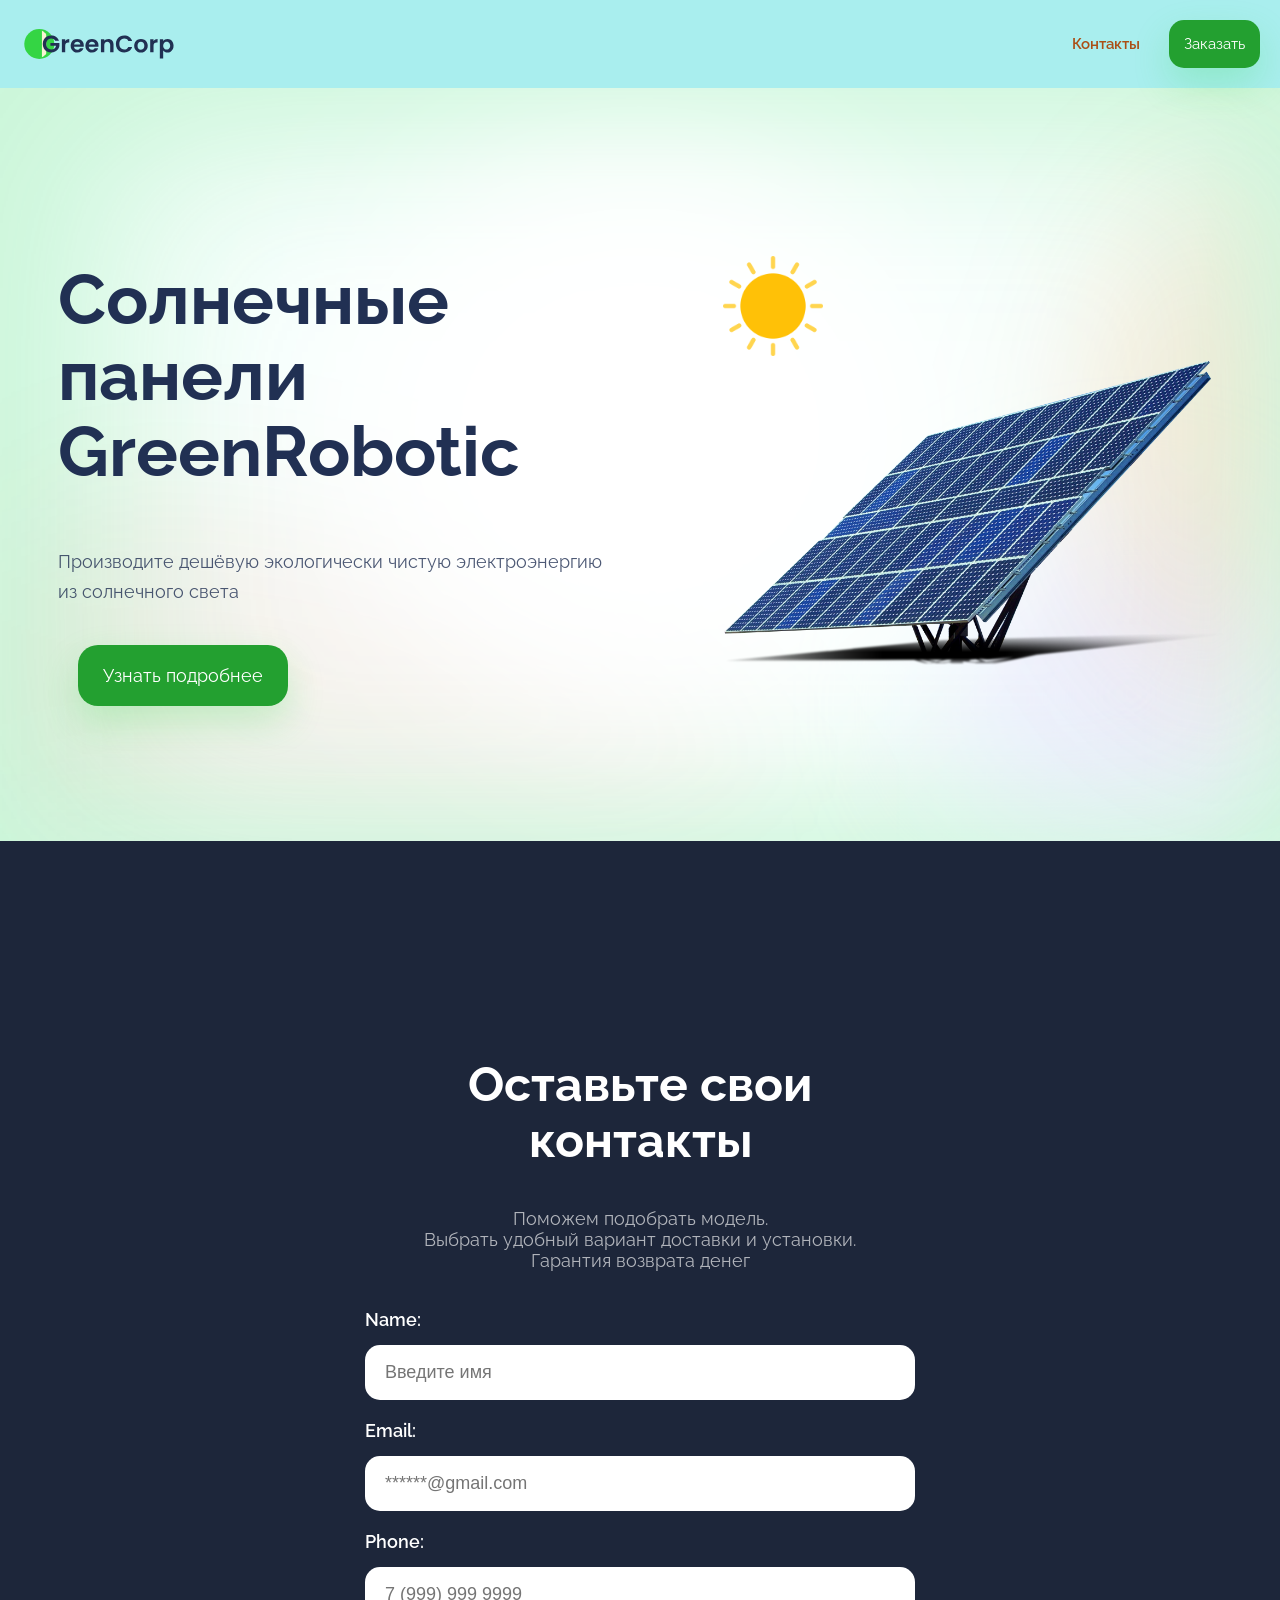
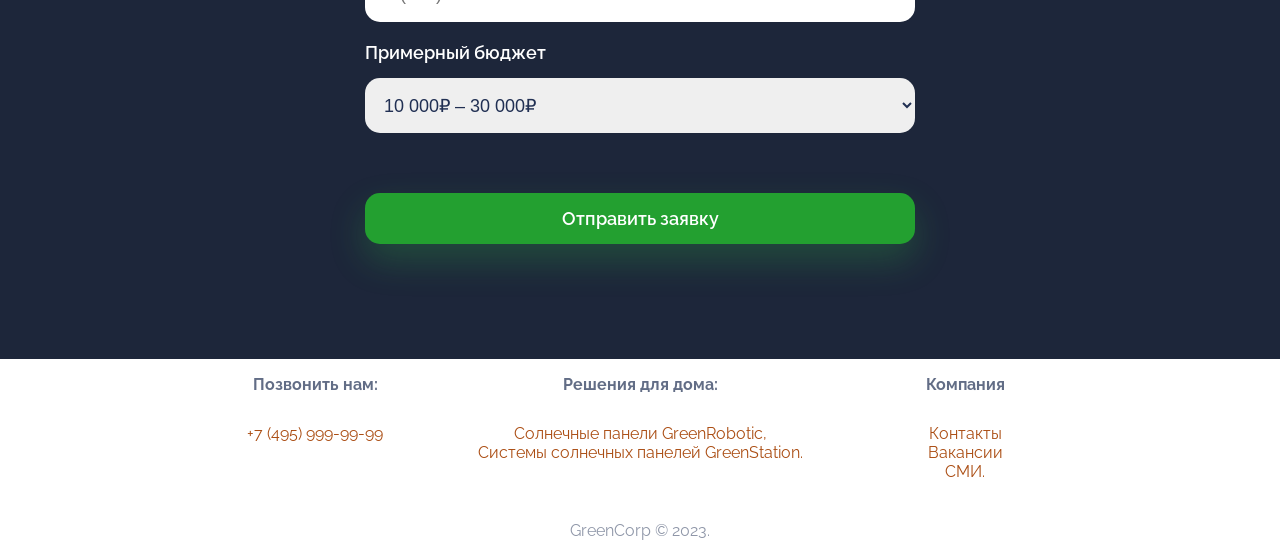
<file: index.html>
<!DOCTYPE html>
<html lang="eng">
<head>
  <title>Солнечные батареи GreenCorp</title>
  <link rel="stylesheet" href="main.css">
  <link href="https://fonts.googleapis.com/css2?family=Raleway:wght@100;300;400;500;600;700;800&display=swap" rel="stylesheet">
</head>

<body>
  <header>
    <img class="header__logo" src='img/logo.svg'>
    <div class="header__controls">
      <a href="#contacts">Контакты</a>
      <button>Заказать</button>
    </div>
  </header>
  <section class="about">
    <div class="about__info">
      <h1>Солнечные панели GreenRobotic</h1>
      <p>Производите дешёвую экологически чистую электроэнергию из солнечного света</p>
      <button>Узнать подробнее</button>
    </div>
    <div class="about__images">
      <img class="about__sun-image"  src="img/sun.png">
      <img class="about__image" src="img/solar-panel.png">
    </div>
  </section>
  <section class="form">
    <form>
    <div class="form__container">
      <h1>Оставьте свои контакты</h1>
      <p>Поможем подобрать модель.
        <br> Выбрать удобный вариант доставки и установки.
        <br> Гарантия возврата денег
      </p>
    </div>
      <div class="form__group">
        <label for="name">Name:</label>
        <input type="text" placeholder="Введите имя" id="name">
      </div>
      <div class="form__group">
        <label for="email">Email:</label>
        <input type="email" placeholder="******@gmail.com" id="email">
      </div>
      <div class="form__group">
        <label for="tel">Phone:</label>
        <input type="tel" placeholder="7 (999) 999 9999" id="tel">
      </div>
      <div class="form__group">
      <label for="budget">Примерный бюджет</label>
      <select id="budget">
        <option value="10-30">10 000₽ – 30 000₽</option>
        <option value="30-60">30 000₽ – 60 000₽</option>
        <option value="60-100">60 000₽ – 100 000₽</option>
        <option value="100+">100 000₽+</option>
      </select>
    </div>
    <button type="submit" class="form__submit">Отправить заявку</button>
    </form>
  </section>
  <footer>
    <div class="footer__container">
      <div class="footer__group">
        <h3>Позвонить нам:</h3>
        <h3>Решения для дома:</h3>
        <h3>Компания</h3>
          <a href="tel:74959999999">+7 (495) 999-99-99</a>
          <a href="#">Солнечные панели GreenRobotic, <br> Системы солнечных панелей GreenStation.</a>
          <a href="#">Контакты <br> Вакансии <br> СМИ.</a>

      </div>
    </div>
    <div class="footer__copyright">GreenCorp © 2023.</div>
  </footer>
  <p>
  </p>
</body>
</html>
</file>
<file: main.css>
header {
    display: flex;
    justify-content: space-between;
    align-items: center;
    padding: 20px;
    background-color: rgb(169, 238, 238);
  }

  .header__logo{
    height: 30px;
  }

  header a {
    font-size: 15px;
    font-weight: 600;
    margin-right: 25px;
  }

  a {
    text-decoration: none;
    color: #ab4e14;
  }

  body {
    font-family: 'Raleway', sans-serif;
    color: #213053;
    margin: 0;
  }

  button  {
    font-family: 'Raleway', sans—serif;
    font-size: 15px;
    color: #fff;
    background-color: #23a030;
    border: none;
    border-radius: 15px;
    cursor: pointer;
    box-shadow: 0 16px 36px rgb(52 213 68 / 22%);
    padding: 15px;
  
  }

  button:hover {
    background-color: #f6980c;
    box-shadow: 0 16px 36px rgba(246 152 12 / 20%);
    transition: ease-in 0.3s ;
  }

  .about__image {
   max-width: 500px;
  }
   
  .about__sun-image {
    width: 100px;
    height: 100px;
    display: flex;

  }

  .about__info {
    max-width: 550px;
  }

  .about {
    display: flex;
    justify-content: space-around;
    align-items: center;
    padding-top: 115px;
    padding-bottom: 115px;
    background: url('img/back.png') no-repeat;
    background-position: center;
    background-size: cover;
  }

  .about h1 {
    font-size: 70px;
    line-height: 76px;
  }

  .about p{
    font-size: 18px;
    line-height: 30px;
    opacity: 0.8;
  }

  .about button{
    font-size: 18px;
    border-radius: 20px;
    padding: 20px 25px;
    margin: 20px;
  }

  .form__container {
    width: 550px;
  }

  .form {
    display: flex;
    justify-content: center;
    align-items: center;
    background: #1D263A;
    color: #fff;
    padding-top: 115px; 
    padding-bottom: 115px;
    text-align: center;
  }

  .form h1 {
    font-size: 48px;
  }

  .form p {
    font-size: 18px;
    opacity: 0.65;
  }

  .form__group {
    display: flex;
    flex-direction: column;
    text-align: left;
  }

  .form form {
    display: grid;
    grid-gap: 20px;
    margin-top: 60px;

  }

  .form label{
    font-size: 18px;
    font-weight: 600;
    margin-bottom: 15px;
  }

  .form input {
    text-align: start;
    font-size: 18px;
    color: #213053;
    height: 15px;
    padding: 20px 0 20px 20px;
    border-radius: 15px;
    border: none;
  }

  .form select {
    text-align: start;
    font-size: 18px;
    color: #213053;
    height: 55px;
    padding: 15px 2px 13px 15px;
    border-radius: 15px;
    border: none;

  }

  input {
    outline: none;
  }

  .form__submit {
    font-weight: 600;
    font-size: 18px;
    margin-top: 40px;
  }

  .footer {
    padding: 90px 90px 20px 20px;
    font-size: 16px;
    font-weight: 600;
  }

  .footer__container {
    display: flex;
    justify-content: center;
  }

  .footer__copyright {
    margin-top: 40px;
    text-align: center;
    opacity: 0.5;
  }

  h3 {
    display:inline-block;
    opacity: 0.7;
    font-size: 16px;
    margin-bottom: 30px;
  }

  .footer__group {
    display: grid;
    grid-template-columns: 1fr 1fr 1fr;
    text-align: center;
  }
</file>
